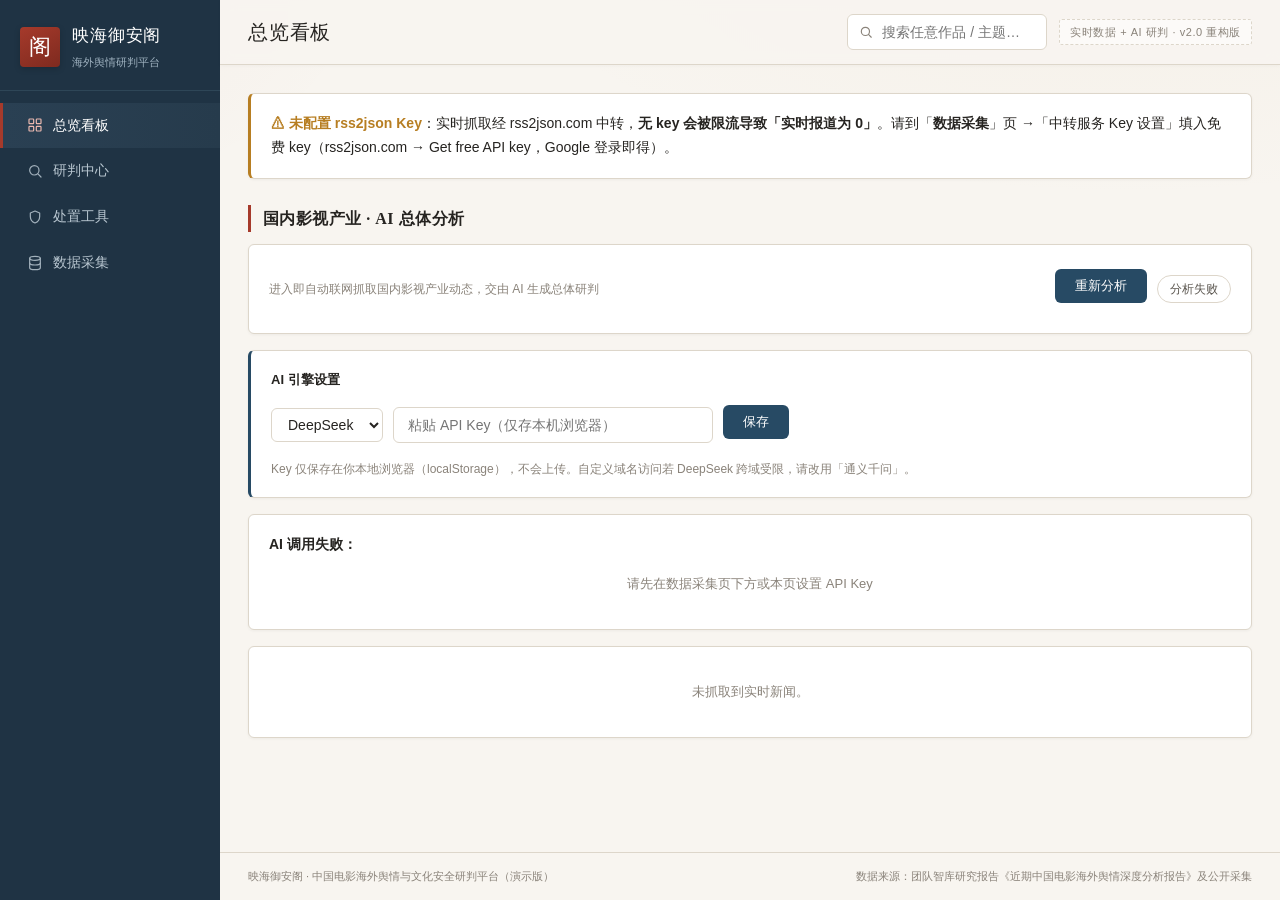
<file: index.html>
<!DOCTYPE html>
<!--
  ════════════════════════════════════════════════════════
  映海御安阁 · 中国电影海外舆情与文化安全研判平台
  演示版 v1.0（纯静态 SPA，零依赖，可免费上线 GitHub Pages）

  ▍数据：js/data.js（智库报告真实数据）
  ▍采集：python collector.py 预采集 → data/collect.json
  ▍部署：见 README.md
  ════════════════════════════════════════════════════════
-->
<html lang="zh-CN">
<head>
  <meta charset="UTF-8">
  <meta name="viewport" content="width=device-width, initial-scale=1.0">
  <title>映海御安阁 · 中国电影海外舆情与文化安全研判平台</title>
  <link rel="stylesheet" href="css/style.css?v=20260826c">
</head>
<body>
  <div class="layout">

    <!-- ═════ 侧边导航 ═════ -->
    <aside class="sidebar">
      <div class="brand">
        <span class="brand-mark">阁</span>
        <div class="brand-text">
          <div class="brand-name">映海御安阁</div>
          <div class="brand-sub">海外舆情研判平台</div>
        </div>
      </div>
      <nav class="nav" id="nav">
        <a href="#/overview" data-route="/overview">
          <svg class="nav-ico" viewBox="0 0 24 24" width="16" height="16" fill="none" stroke="currentColor" stroke-width="1.8" stroke-linecap="round" stroke-linejoin="round" aria-hidden="true"><rect x="3" y="3" width="7" height="7" rx="1"/><rect x="14" y="3" width="7" height="7" rx="1"/><rect x="3" y="14" width="7" height="7" rx="1"/><rect x="14" y="14" width="7" height="7" rx="1"/></svg>
          <span>总览看板</span>
        </a>
        <a href="#/analyze" data-route="/analyze">
          <svg class="nav-ico" viewBox="0 0 24 24" width="16" height="16" fill="none" stroke="currentColor" stroke-width="1.8" stroke-linecap="round" stroke-linejoin="round" aria-hidden="true"><circle cx="11" cy="11" r="7"/><line x1="21" y1="21" x2="16.4" y2="16.4"/></svg>
          <span>研判中心</span>
        </a>
        <a href="#/playbook" data-route="/playbook">
          <svg class="nav-ico" viewBox="0 0 24 24" width="16" height="16" fill="none" stroke="currentColor" stroke-width="1.8" stroke-linecap="round" stroke-linejoin="round" aria-hidden="true"><path d="M12 3l7 3v5.2c0 5-3.1 8.3-7 9.8-3.9-1.5-7-4.8-7-9.8V6z"/></svg>
          <span>处置工具</span>
        </a>
        <a href="#/collect" data-route="/collect">
          <svg class="nav-ico" viewBox="0 0 24 24" width="16" height="16" fill="none" stroke="currentColor" stroke-width="1.8" stroke-linecap="round" stroke-linejoin="round" aria-hidden="true"><ellipse cx="12" cy="5" rx="8" ry="3"/><path d="M4 5v14c0 1.66 3.58 3 8 3s8-1.34 8-3V5"/><path d="M4 12c0 1.66 3.58 3 8 3s8-1.34 8-3"/></svg>
          <span>数据采集</span>
        </a>
      </nav>
    </aside>

    <!-- ═════ 主内容 ═════ -->
    <main class="main">
      <header class="topbar">
        <h1 id="page-title" class="page-title">总览看板</h1>
        <div class="topbar-right">
          <div class="search-box">
            <svg class="search-ico" viewBox="0 0 24 24" width="14" height="14" fill="none" stroke="currentColor" stroke-width="2" stroke-linecap="round" aria-hidden="true"><circle cx="11" cy="11" r="7"/><line x1="21" y1="21" x2="16.2" y2="16.2"/></svg>
            <input id="global-search" class="input top-search" type="text" placeholder="搜索任意作品 / 主题…">
          </div>
          <span id="meta-info" class="meta-info"></span>
        </div>
      </header>
      <div id="view" class="view"></div>
      <footer class="foot">
        <span>映海御安阁 · 中国电影海外舆情与文化安全研判平台（演示版）</span>
        <span>数据来源：团队智库研究报告《近期中国电影海外舆情深度分析报告》及公开采集</span>
      </footer>
    </main>

  </div>
  <script src="js/data.js?v=20260826c"></script>
  <script src="js/app.js?v=20260826c"></script>
  <script src="js/report.js?v=20260826c"></script>
</body>
</html>
</file>
<file: css/style.css>
/* ════════════════════════════════════════════════════════
   映海御安阁 · 中国电影海外舆情与文化安全研判平台
   样式表 style.css  （纸墨朱砂 · 看板风格，零外部依赖）
   ════════════════════════════════════════════════════════ */

:root {
  --paper:     #F8F5F0;
  --card:      #FFFFFF;
  --ink:       #262421;
  --ink-2:     #5C5750;
  --ink-3:     #8A837A;
  --cinnabar:  #A63A2B;
  --ink-blue:  #274A64;
  --gold:      #C7A76C;
  --hairline:  #DDD6CA;
  --nav-bg:    #1F3344;
  --nav-line:  #2E4657;
  --ok:        #3E7A55;
  --warn:      #B77E22;
  --danger:    #A63A2B;
  --shadow-card: 0 1px 3px rgba(38,36,33,.05);
  --shadow-lift: 0 8px 20px rgba(38,36,33,.09);

  --font-serif: "Noto Serif SC", "Songti SC", "SimSun", serif;
  --font-sans:  "Noto Sans SC", "PingFang SC", "Microsoft YaHei", "Helvetica Neue", sans-serif;
}

* { margin: 0; padding: 0; box-sizing: border-box; }

html, body { height: 100%; }

body {
  background:
    radial-gradient(1100px 480px at 88% -10%, rgba(199,167,108,.07), transparent 60%),
    radial-gradient(900px 420px at -10% 0%, rgba(166,58,43,.05), transparent 55%),
    var(--paper);
  color: var(--ink);
  font-family: var(--font-sans);
  font-size: 14px;
  line-height: 1.7;
  -webkit-font-smoothing: antialiased;
}

/* 纸色滚动条 */
::-webkit-scrollbar { width: 10px; height: 10px; }
::-webkit-scrollbar-track { background: transparent; }
::-webkit-scrollbar-thumb { background: #D8D0C2; border-radius: 6px; border: 2px solid var(--paper); }
::-webkit-scrollbar-thumb:hover { background: #C4BBA9; }
* { scrollbar-width: thin; scrollbar-color: #D8D0C2 transparent; }

/* ─────────────── 布局 ─────────────── */
.layout { display: flex; min-height: 100vh; }

/* ─────────────── 侧边栏 ─────────────── */
.sidebar {
  width: 220px;
  flex: 0 0 220px;
  background: var(--nav-bg);
  color: #DCE4EA;
  display: flex;
  flex-direction: column;
  position: sticky;
  top: 0;
  height: 100vh;
}

.brand {
  display: flex;
  align-items: center;
  gap: 12px;
  padding: 22px 20px 18px;
  border-bottom: 1px solid var(--nav-line);
}
.brand-mark {
  width: 40px; height: 40px;
  flex: 0 0 40px;
  background: linear-gradient(150deg, var(--cinnabar), #7E2A1F);
  color: #FFF;
  font-family: var(--font-serif);
  font-size: 22px;
  display: flex; align-items: center; justify-content: center;
  border-radius: 4px;
  box-shadow: 0 2px 6px rgba(0,0,0,.18);
}
.brand-name {
  font-family: var(--font-serif);
  font-size: 17px;
  color: #FFF;
  letter-spacing: 0.05em;
}
.brand-sub { font-size: 11px; color: #9FB2C0; margin-top: 2px; }

.nav { flex: 1; padding: 12px 0; }
.nav a {
  display: flex;
  align-items: center;
  gap: 10px;
  padding: 11px 24px;
  color: #B9C7D1;
  text-decoration: none;
  font-size: 14px;
  border-left: 3px solid transparent;
  transition: background .15s, color .15s;
}
.nav a:hover { background: #263B4C; color: #FFF; }
.nav a.active {
  background: linear-gradient(90deg, #2A4053, #263B4C);
  color: #FFF;
  border-left-color: var(--cinnabar);
}
.nav-ico { flex: 0 0 auto; opacity: .85; }
.nav a.active .nav-ico { color: #E9B8AF; opacity: 1; }

/* ─────────────── 主区 ─────────────── */
.main { flex: 1; min-width: 0; display: flex; flex-direction: column; }

.topbar {
  position: sticky;
  top: 0;
  z-index: 50;
  display: flex;
  align-items: center;
  justify-content: space-between;
  padding: 14px 28px;
  background: rgba(248, 245, 240, 0.92);
  backdrop-filter: blur(6px);
  border-bottom: 1px solid var(--hairline);
  box-shadow: 0 1px 4px rgba(38,36,33,.03);
}
.page-title {
  font-family: var(--font-serif);
  font-size: 20px;
  font-weight: 500;
  letter-spacing: .04em;
  color: var(--ink);
}
.topbar-right { display: flex; align-items: center; gap: 12px; }
.meta-info { font-size: 12px; color: var(--ink-3); }
#meta-info {
  font-size: 11px;
  letter-spacing: .05em;
  color: var(--ink-3);
  padding: 3px 10px;
  border: 1px dashed var(--hairline);
  border-radius: 3px;
  white-space: nowrap;
  background: rgba(255,255,255,.5);
}

.pill {
  display: inline-block;
  padding: 3px 12px;
  font-size: 12px;
  border-radius: 20px;
  border: 1px solid var(--hairline);
  color: var(--ink-2);
  background: var(--card);
}
.pill.online { color: var(--ok); border-color: var(--ok); }
.pill.alert  { color: var(--danger); border-color: var(--danger); }

.view { flex: 1; padding: 28px; max-width: 1180px; width: 100%; margin: 0 auto; }

.foot {
  padding: 14px 28px;
  font-size: 11px;
  color: var(--ink-3);
  border-top: 1px solid var(--hairline);
  display: flex;
  justify-content: space-between;
  flex-wrap: wrap;
  gap: 6px;
}

/* ─────────────── 通用卡片 / 标题 ─────────────── */
.section-title {
  font-family: var(--font-serif);
  font-size: 16px;
  font-weight: 600;
  letter-spacing: .03em;
  margin: 26px 0 12px;
  padding-left: 12px;
  border-left: 3px solid var(--cinnabar);
}
.section-title:first-child { margin-top: 0; }

.card {
  background: var(--card);
  border: 1px solid var(--hairline);
  border-radius: 6px;
  box-shadow: var(--shadow-card);
  padding: 18px 20px;
  margin-bottom: 16px;
  transition: box-shadow .18s ease, transform .18s ease;
}
.card:hover { box-shadow: var(--shadow-lift); }
.card h3 { font-family: var(--font-serif); font-size: 15px; margin-bottom: 8px; }
.card h4 { font-size: 14px; margin-bottom: 6px; color: var(--ink); }
.card p { font-size: 13px; color: var(--ink-2); }

.grid { display: grid; gap: 16px; }
.grid-4 { grid-template-columns: repeat(4, 1fr); }
.grid-3 { grid-template-columns: repeat(3, 1fr); }
.grid-2 { grid-template-columns: repeat(2, 1fr); }

/* KPI 卡片 */
.kpi-card {
  background: var(--card);
  border: 1px solid var(--hairline);
  border-top: 3px solid var(--cinnabar);
  border-radius: 6px;
  box-shadow: var(--shadow-card);
  padding: 20px 16px 18px;
  text-align: center;
  transition: box-shadow .18s ease, transform .18s ease;
}
.kpi-card:hover { box-shadow: var(--shadow-lift); transform: translateY(-2px); }
.kpi-card .num {
  font-family: var(--font-serif);
  font-size: 34px;
  letter-spacing: .02em;
  font-variant-numeric: tabular-nums;
  color: var(--ink);
  display: block;
}
.kpi-card .lab { font-size: 12px; color: var(--ink-3); margin-top: 4px; display: block; }

/* ─────────────── 图表（纯 CSS / SVG） ─────────────── */
.chart-bars { margin: 8px 0 4px; }
.bar-row { display: flex; align-items: center; gap: 10px; margin-bottom: 10px; }
.bar-label { flex: 0 0 180px; font-size: 13px; color: var(--ink-2); text-align: right; }
.bar-track { flex: 1; background: var(--hairline); height: 20px; }
.bar-fill { height: 100%; border-radius: 0 3px 3px 0; }
.bar-value { flex: 0 0 42px; font-size: 13px; font-variant-numeric: tabular-nums; }

.legend { display: flex; flex-wrap: wrap; gap: 12px; margin: 8px 0 2px; font-size: 12px; color: var(--ink-2); }
.legend i { display: inline-block; width: 10px; height: 10px; margin-right: 4px; border-radius: 2px; }

/* ─────────────── 影片卡片 + 五维条 ─────────────── */
.film-card { background: var(--card); border: 1px solid var(--hairline); padding: 18px; }
.film-head { display: flex; justify-content: space-between; align-items: baseline; margin-bottom: 6px; }
.film-title { font-family: var(--font-serif); font-size: 16px; }
.film-en { font-size: 11px; color: var(--ink-3); }
.film-score { font-family: var(--font-serif); font-size: 18px; color: var(--cinnabar); font-variant-numeric: tabular-nums; }
.film-meta { font-size: 12px; color: var(--ink-3); margin-bottom: 10px; }
.film-verdict { font-size: 13px; color: var(--ink-2); margin-bottom: 8px; }

.dim-row { display: flex; align-items: center; gap: 8px; margin-bottom: 5px; }
.dim-label { flex: 0 0 74px; font-size: 12px; color: var(--ink-3); }
.dim-track { flex: 1; background: var(--hairline); height: 8px; border-radius: 4px; overflow: hidden; }
.dim-fill { height: 100%; border-radius: 4px; }

/* 等级徽章 */
.badge { display: inline-block; padding: 1px 10px; font-size: 12px; border-radius: 3px; }
.badge.high  { color: var(--danger); background: #F3E3E0; border: 1px solid var(--danger); }
.badge.mid   { color: var(--warn);  background: #F5EDDD; border: 1px solid var(--warn); }
.badge.low   { color: var(--ok);    background: #E4EEE7; border: 1px solid var(--ok); }

/* ─────────────── 表格 ─────────────── */
.table-wrap { overflow-x: auto; }
table.data {
  width: 100%;
  border-collapse: collapse;
  font-size: 13px;
  background: var(--card);
  border: 1px solid var(--hairline);
}
table.data th, table.data td {
  padding: 9px 12px;
  border: 1px solid var(--hairline);
  text-align: left;
  vertical-align: top;
}
table.data thead th { background: #F0EBE0; color: var(--ink); font-weight: 600; }
table.data tbody tr:nth-child(even) { background: #FAF7F1; }

/* ─────────────── 预警灯 / 状态 ─────────────── */
.light { display: inline-block; width: 10px; height: 10px; border-radius: 50%; margin-right: 5px; }
.light.red { background: var(--danger); box-shadow: 0 0 0 3px rgba(166,58,43,.18); }
.light.yellow { background: var(--warn); }
.light.green { background: var(--ok); }
.light.gray { background: #C8C2B8; }

/* ─────────────── 事件卡 / RACI ─────────────── */
.event-card { background: var(--card); border: 1px solid var(--hairline); border-left: 4px solid var(--cinnabar); padding: 18px 20px; margin-bottom: 16px; }
.event-head { display: flex; justify-content: space-between; align-items: baseline; margin-bottom: 6px; flex-wrap: wrap; gap: 6px; }
.event-title { font-family: var(--font-serif); font-size: 15px; }
.event-meta { font-size: 12px; color: var(--ink-3); }
.event-body { margin-top: 10px; }

.step-list { list-style: none; }
.step-list li { padding: 7px 0; border-bottom: 1px dashed var(--hairline); font-size: 13px; color: var(--ink-2); }
.step-list li:last-child { border-bottom: none; }
.step-list b { color: var(--ink); }

/* RACI 四色标签 */
.raci-a { color: var(--danger); font-weight: 600; }
.raci-r { color: var(--ink-blue); font-weight: 600; }
.raci-c { color: var(--warn); }
.raci-i { color: var(--ink-3); }

/* 声明模板框 */
.quote-box {
  background: #F4F0E8;
  border: 1px solid var(--hairline);
  border-left: 3px solid var(--ink-blue);
  padding: 14px 16px;
  font-size: 13px;
  color: var(--ink-2);
  white-space: pre-wrap;
}

/* ─────────────── 架构图 ─────────────── */
.arch-list { list-style: none; }
.arch-list li {
  display: flex;
  gap: 14px;
  align-items: flex-start;
  padding: 12px 0;
  border-bottom: 1px dashed var(--hairline);
}
.arch-list li:last-child { border-bottom: none; }
.arch-no {
  flex: 0 0 34px;
  height: 34px;
  background: var(--ink-blue);
  color: #FFF;
  font-family: var(--font-serif);
  display: flex; align-items: center; justify-content: center;
  border-radius: 4px;
  font-size: 14px;
}
.arch-name { font-family: var(--font-serif); font-size: 15px; }
.arch-desc { font-size: 13px; color: var(--ink-2); margin-top: 2px; }

/* 采集列表 */
.source-item { display: flex; justify-content: space-between; align-items: center; padding: 9px 0; border-bottom: 1px dashed var(--hairline); font-size: 13px; }
.source-item:last-child { border-bottom: none; }
.source-name { font-weight: 500; }
.source-sub { color: var(--ink-3); font-size: 12px; }

/* 按钮 */
.btn {
  display: inline-block;
  padding: 8px 20px;
  background: var(--ink-blue);
  color: #FFF;
  border: none;
  border-radius: 6px;
  font-size: 13px;
  cursor: pointer;
  margin: 6px 0 12px;
  font-family: var(--font-sans);
  transition: background .15s, color .15s, border-color .15s, opacity .15s, transform .05s;
}
.btn:hover { background: #1E3A52; opacity: 1; }
.btn:active { transform: translateY(1px); }
.btn:focus-visible { outline: none; box-shadow: 0 0 0 3px rgba(39,74,100,.25); }
.btn.ghost {
  background: var(--card);
  color: var(--ink-blue);
  border: 1px solid var(--ink-blue);
}
.btn.ghost:hover { background: #EEF3F7; border-color: #1E3A52; }

/* 下拉选择 */
.select {
  padding: 7px 12px;
  border: 1px solid var(--hairline);
  background: var(--card);
  font-size: 14px;
  color: var(--ink);
  border-radius: 6px;
  font-family: var(--font-sans);
  max-width: 220px;
}

/* 检索输入框 */
.input {
  flex: 1;
  min-width: 220px;
  padding: 9px 14px;
  border: 1px solid var(--hairline);
  background: var(--card);
  font-size: 14px;
  color: var(--ink);
  border-radius: 6px;
  font-family: var(--font-sans);
  transition: border-color .15s, box-shadow .15s;
}
.input:focus, .select:focus { outline: none; border-color: var(--ink-blue); box-shadow: 0 0 0 3px rgba(39,74,100,.12); }
.top-search { width: 200px; min-width: 0; }
.search-box { position: relative; }
.search-box .search-ico {
  position: absolute;
  left: 12px; top: 50%;
  transform: translateY(-50%);
  color: var(--ink-3);
  pointer-events: none;
}
.search-box .top-search { padding-left: 34px; }

/* 舆情倾向堆叠条 */
.ratio-track { display: flex; height: 26px; border: 1px solid var(--hairline); border-radius: 4px; overflow: hidden; margin: 6px 0 4px; }
.ratio-seg { display: flex; align-items: center; justify-content: center; font-size: 11px; color: #fff; white-space: nowrap; overflow: hidden; }
.ratio-seg:first-child { border-radius: 3px 0 0 3px; }
.ratio-seg:last-child { border-radius: 0 3px 3px 0; }

/* 数据条目 */
.item-line { padding: 7px 0; border-bottom: 1px dashed var(--hairline); font-size: 13px; }
.item-line:last-child { border-bottom: none; }

/* AI 结论分条 */
.concl-list { list-style: none; }
.concl-item { padding: 12px 0 14px; border-bottom: 1px dashed var(--hairline); }
.concl-item:last-child { border-bottom: none; }
.concl-item b { font-family: var(--font-serif); font-size: 15px; color: var(--ink); display: block; margin-bottom: 5px; }
.concl-item p { font-size: 14px; color: #5C5750; line-height: 1.9; margin: 0; }

.empty { color: var(--ink-3); font-size: 13px; padding: 16px 0; text-align: center; }

/* ─────────────── 完整报告（自动生成） ─────────────── */
.report-head { display: flex; align-items: flex-start; justify-content: space-between; gap: 12px; flex-wrap: wrap; margin-bottom: 6px; }
.report-title { font-family: var(--font-serif); font-size: 16px; font-weight: 600; letter-spacing: .03em; }
.report-sub { font-size: 12px; color: var(--ink-3); margin-top: 2px; }
.report-actions { display: flex; gap: 10px; flex-wrap: wrap; align-items: center; margin: 12px 0 4px; }
.report-actions .btn { margin: 0; }
.report-status { font-size: 12px; color: var(--ink-3); }
.report-doc {
  max-height: 620px;
  overflow: auto;
  margin-top: 14px;
  padding: 34px 38px;
  background: #FDFCF8;
  border: 1px solid var(--hairline);
  border-radius: 6px;
  box-shadow: var(--shadow-card);
  font-family: var(--font-serif);
}
/* 报告文档内部排版 */
.rdoc-title { font-size: 21px; font-weight: 700; text-align: center; letter-spacing: .04em; color: var(--ink); line-height: 1.5; }
.rdoc-sub { text-align: center; font-size: 12px; color: var(--ink-3); margin-top: 4px; }
.rdoc-disc {
  margin: 14px auto 20px; max-width: 680px; text-align: center;
  font-size: 12px; color: var(--ink-3); line-height: 1.8;
  border-top: 1px dashed var(--hairline); border-bottom: 1px dashed var(--hairline);
  padding: 10px 0;
}
.rdoc h2 {
  font-size: 16px; font-weight: 700; letter-spacing: .03em;
  margin: 24px 0 10px; padding-bottom: 6px;
  border-bottom: 2px solid var(--cinnabar);
  color: var(--ink);
}
.rdoc h3 { font-size: 14px; font-weight: 700; margin: 16px 0 6px; color: var(--ink); }
.rdoc p { font-size: 13.5px; color: #3A3630; line-height: 2; margin: 6px 0; }
.rdoc ul, .rdoc ol { margin: 6px 0 10px; padding-left: 22px; }
.rdoc li { font-size: 13.5px; color: #3A3630; line-height: 1.9; margin: 4px 0; }
.rdoc table { width: 100%; border-collapse: collapse; margin: 10px 0 14px; font-size: 12.5px; font-family: var(--font-sans); }
.rdoc th, .rdoc td { border: 1px solid var(--hairline); padding: 7px 10px; text-align: left; vertical-align: top; }
.rdoc th { background: #F0EBE0; font-weight: 600; }
.rdoc tr:nth-child(even) td { background: #FAF7F1; }
.rdoc .rdoc-kpis { display: flex; gap: 10px; flex-wrap: wrap; margin: 12px 0; }
.rdoc .rdoc-kpi {
  flex: 1 1 120px; text-align: center; padding: 12px 8px;
  background: #FFF; border: 1px solid var(--hairline); border-top: 3px solid var(--cinnabar);
  border-radius: 4px;
}
.rdoc .rdoc-kpi b { display: block; font-size: 20px; color: var(--ink); font-family: var(--font-serif); font-variant-numeric: tabular-nums; }
.rdoc .rdoc-kpi span { font-size: 11px; color: var(--ink-3); }
.rdoc .rdoc-judge { padding: 10px 14px; background: #F6F2EA; border-left: 3px solid var(--ink-blue); border-radius: 0 4px 4px 0; margin: 8px 0; }
.rdoc .rdoc-ref { font-size: 12px; color: var(--ink-2); line-height: 1.8; }
.rdoc a { color: var(--ink-blue); text-decoration: none; }

/* ─────────────── 响应式 ─────────────── */
@media (max-width: 900px) {
  .grid-4 { grid-template-columns: repeat(2, 1fr); }
  .grid-3 { grid-template-columns: repeat(2, 1fr); }
}
@media (max-width: 720px) {
  .layout { flex-direction: column; }
  .sidebar {
    width: 100%;
    flex: none;
    height: auto;
    position: static;
  }
  .nav { display: flex; flex-wrap: wrap; padding: 6px 0; }
  .nav a { flex: 1 0 33%; justify-content: center; text-align: center; padding: 9px 6px; border-left: none; border-bottom: 2px solid transparent; font-size: 13px; }
  .nav a.active { border-bottom-color: var(--cinnabar); }
  .view { padding: 16px; }
  .grid-2 { grid-template-columns: 1fr; }
  .foot { flex-direction: column; }
  .bar-label { flex-basis: 110px; }
  .search-box { display: none; }
  .meta-info { display: none; }
  .report-doc { padding: 22px 16px; }
}
</file>
